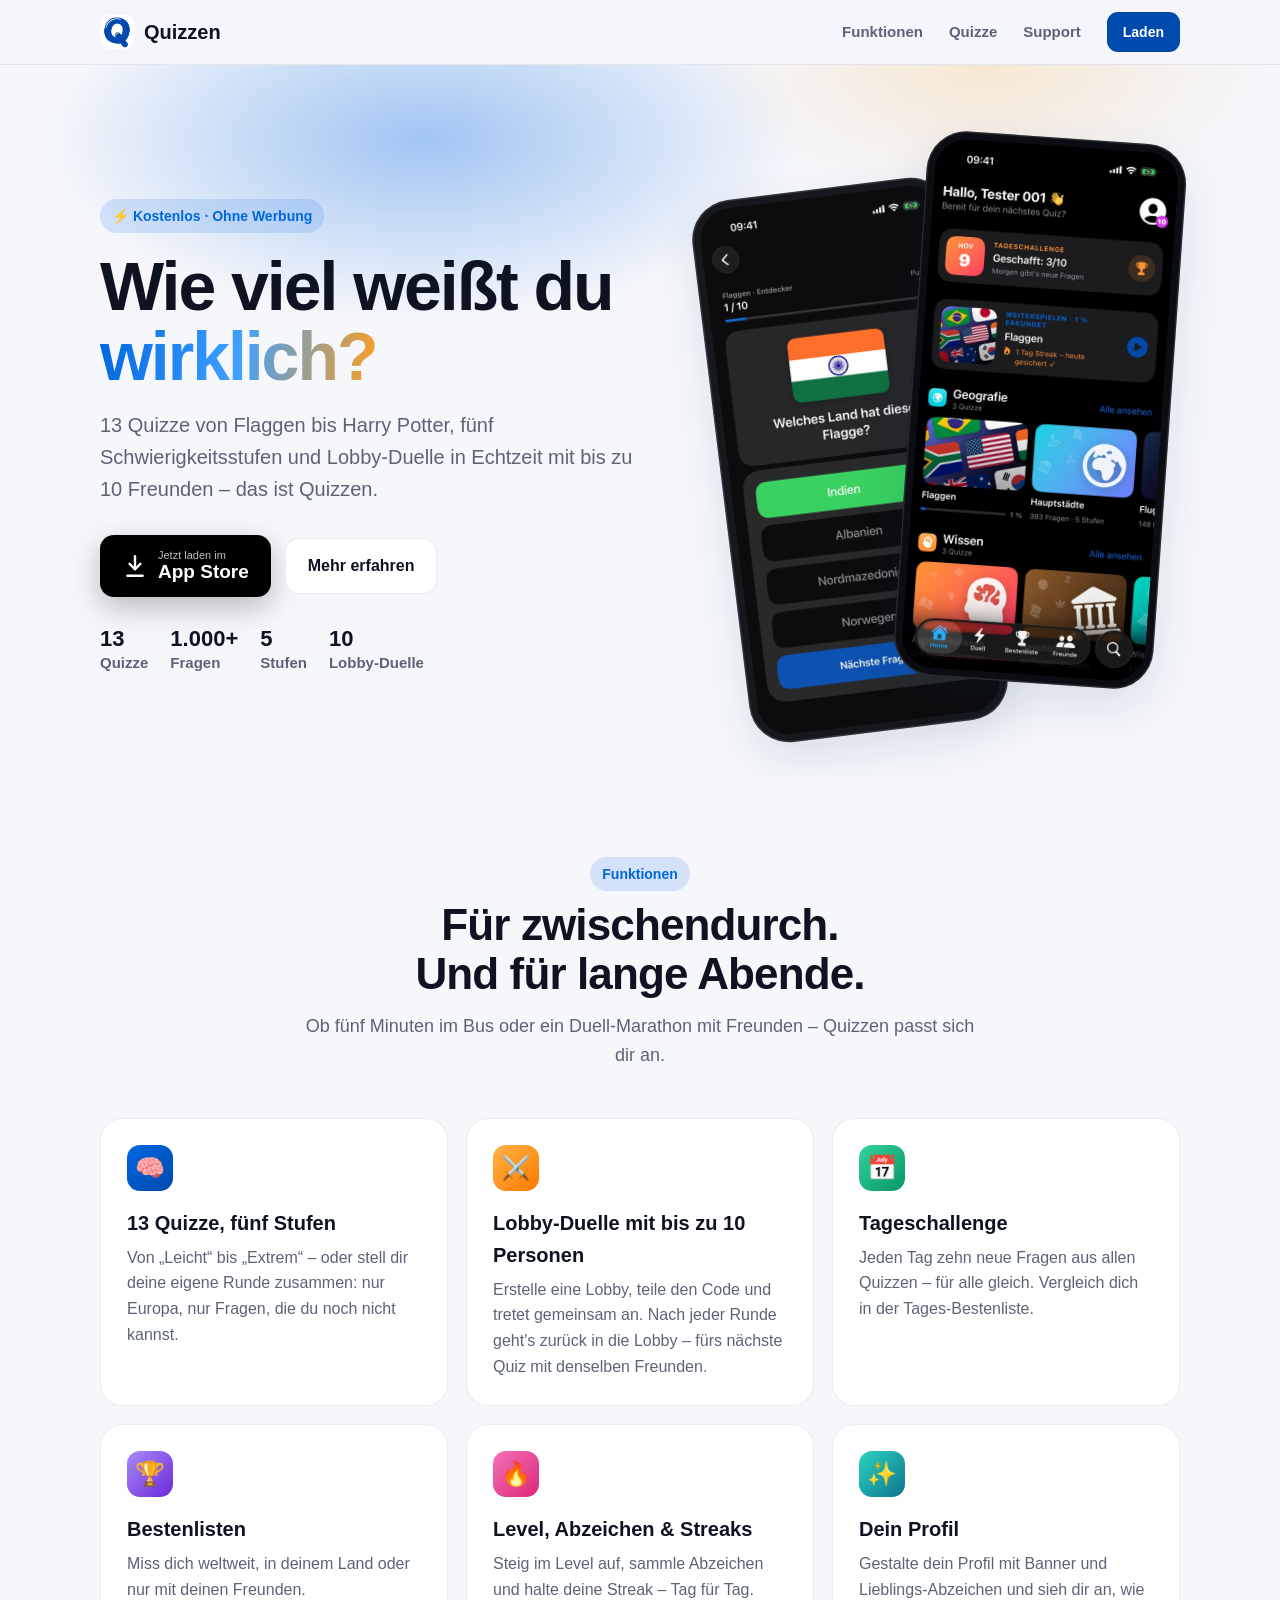
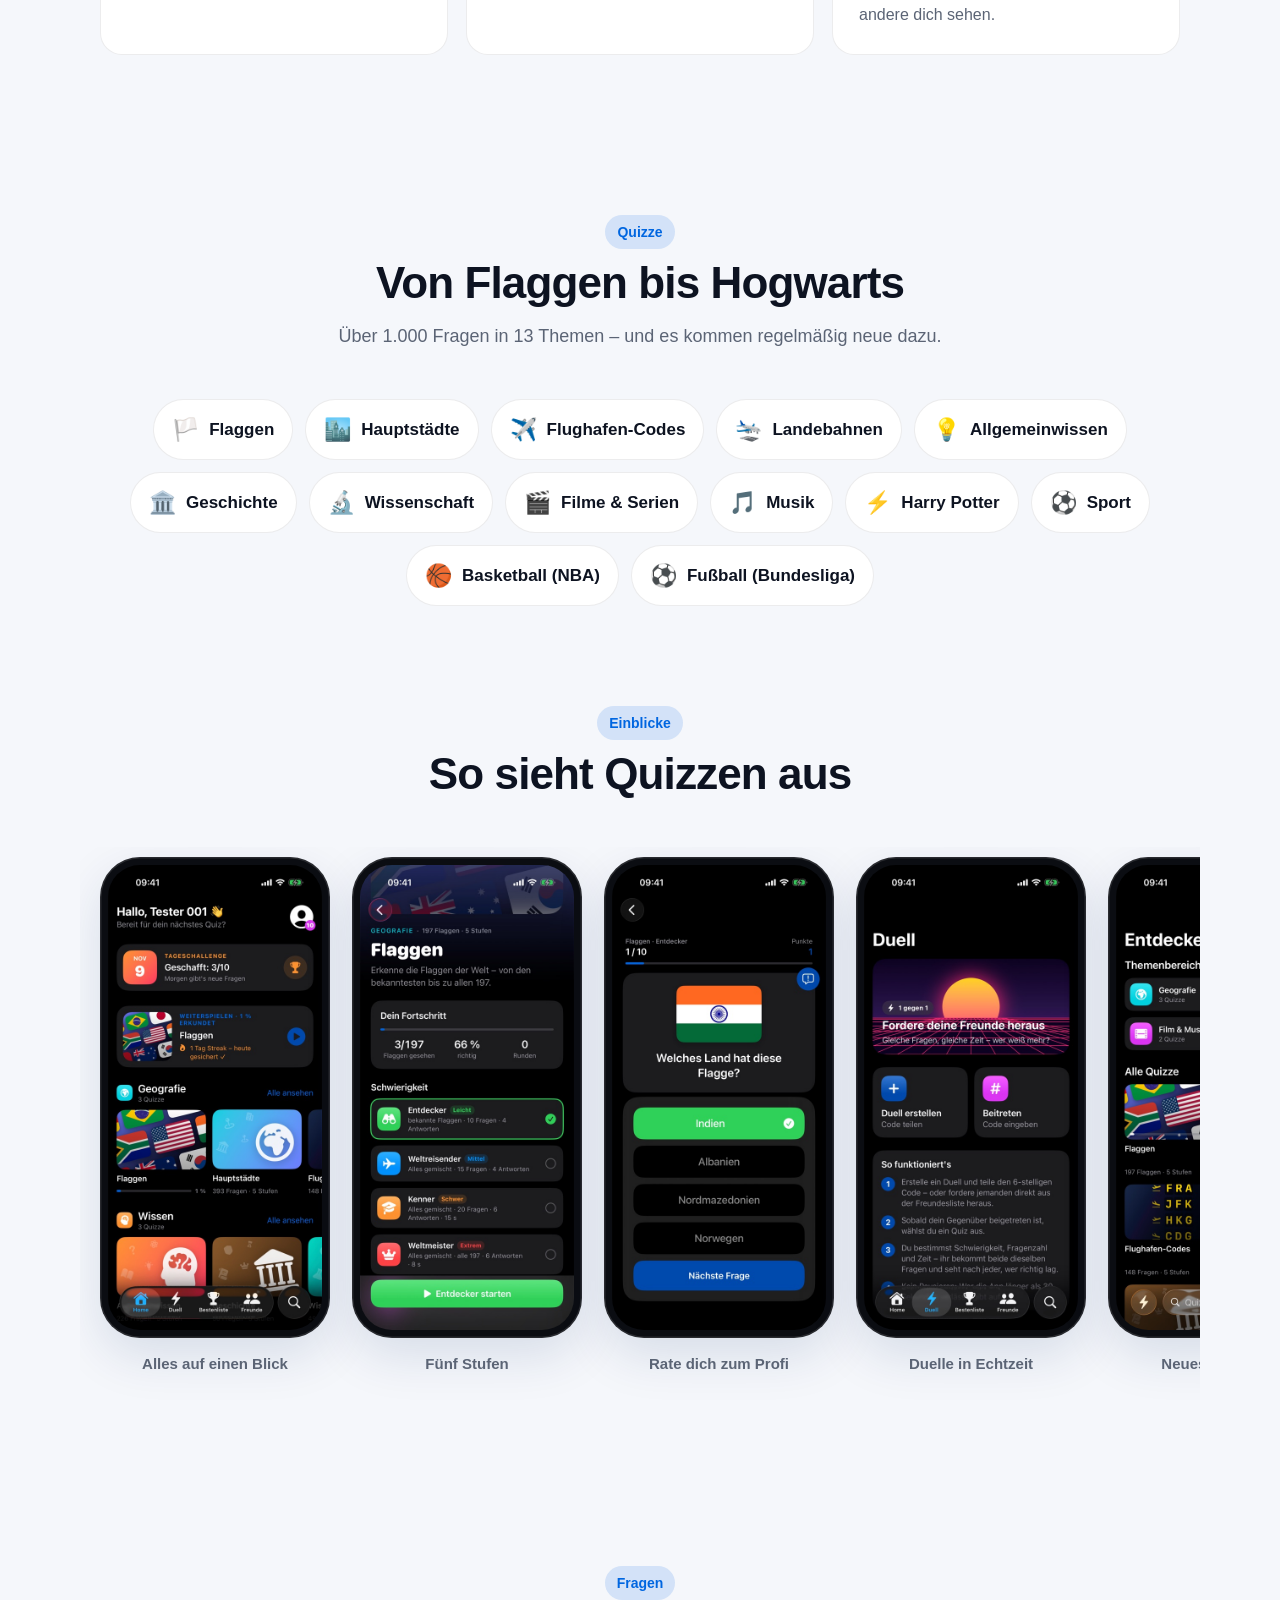
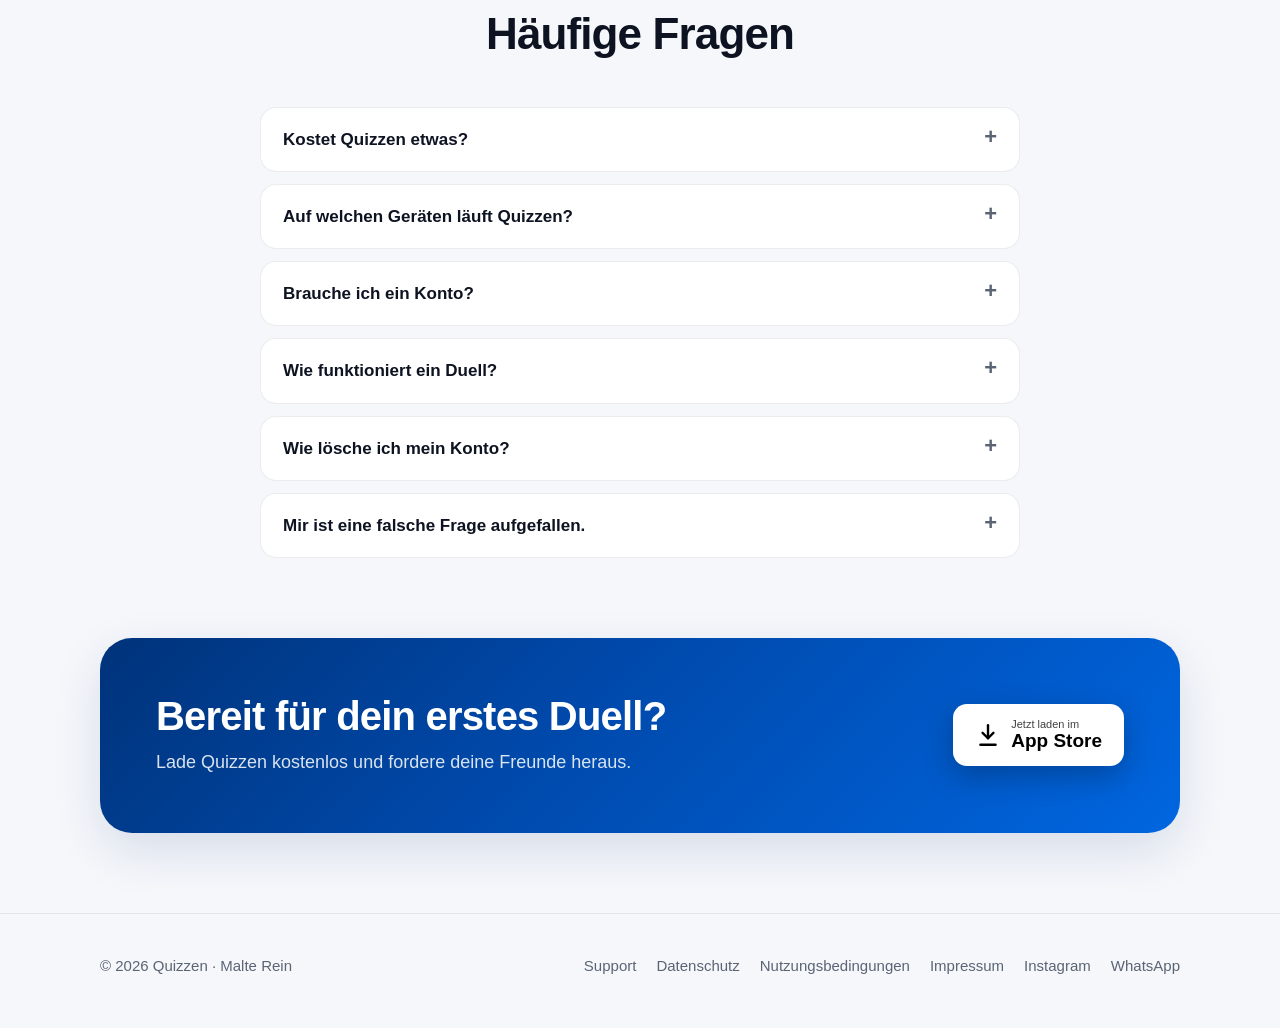
<file: index.html>
<!doctype html>
<html lang="de">
<head>
  <meta charset="utf-8">
  <meta name="viewport" content="width=device-width, initial-scale=1">
  <title>Quizzen – Quiz-Duelle & Wissens-Training für iPhone</title>
  <meta name="description" content="13 Quizze von Flaggen bis Harry Potter, fünf Stufen, Lobby-Duelle mit bis zu 10 Freunden und eine tägliche Challenge. Kostenlos und ohne Werbung im App Store.">
  <meta name="theme-color" content="#004aad">
  <link rel="icon" type="image/png" href="/assets/img/favicon.png">
  <link rel="apple-touch-icon" href="/assets/img/apple-touch-icon.png">
  <meta name="apple-itunes-app" content="app-id=6771577989">
  <meta property="og:type" content="website">
  <meta property="og:title" content="Quizzen – Wie viel weißt du wirklich?">
  <meta property="og:description" content="13 Quizze, fünf Stufen, Lobby-Duelle mit bis zu 10 Freunden. Kostenlos im App Store.">
  <meta property="og:image" content="https://quizzen-app.com/assets/img/og.jpg">
  <meta property="og:url" content="https://quizzen-app.com/">
  <meta name="twitter:card" content="summary_large_image">
  <link rel="stylesheet" href="/assets/style.css">
</head>
<body>

<header class="nav">
  <div class="wrap">
    <a class="logo" href="/"><img src="/assets/img/icon-512.png" alt="">Quizzen</a>
    <nav class="nav-links">
      <a href="#funktionen">Funktionen</a>
      <a href="#quizze">Quizze</a>
      <a href="/support">Support</a>
      <a class="btn" href="https://apps.apple.com/app/id6771577989">Laden</a>
    </nav>
  </div>
</header>

<main>

  <!-- Hero -->
  <section class="hero">
    <div class="wrap">
      <div>
        <span class="eyebrow">⚡ Kostenlos · Ohne Werbung</span>
        <h1>Wie viel weißt du <span class="grad">wirklich?</span></h1>
        <p class="lead">13 Quizze von Flaggen bis Harry Potter, fünf Schwierigkeitsstufen und Lobby-Duelle in Echtzeit mit bis zu 10 Freunden – das ist Quizzen.</p>
        <div class="cta">
          <a class="btn btn-store" href="https://apps.apple.com/app/id6771577989" aria-label="Quizzen im App Store laden">
            <svg viewBox="0 0 24 24" fill="none" stroke="currentColor" stroke-width="2.2" stroke-linecap="round" stroke-linejoin="round" aria-hidden="true"><path d="M12 3v12"/><path d="m7 10 5 5 5-5"/><path d="M5 21h14"/></svg>
            <div><small>Jetzt laden im</small><span>App Store</span></div>
          </a>
          <a class="btn btn-ghost" href="#funktionen">Mehr erfahren</a>
        </div>
        <div class="facts">
          <div><b>13</b>Quizze</div>
          <div><b>1.000+</b>Fragen</div>
          <div><b>5</b>Stufen</div>
          <div><b>10</b>Lobby-Duelle</div>
        </div>
      </div>
      <div class="phones" aria-hidden="true">
        <div class="phone back"><img src="/assets/img/03_frage.jpg" alt="" width="550" height="1196"></div>
        <div class="phone front"><img src="/assets/img/01_home.jpg" alt="" width="550" height="1196"></div>
      </div>
    </div>
  </section>

  <!-- Funktionen -->
  <section id="funktionen">
    <div class="wrap">
      <div class="section-head">
        <span class="eyebrow">Funktionen</span>
        <h2>Für zwischendurch.<br>Und für lange Abende.</h2>
        <p>Ob fünf Minuten im Bus oder ein Duell-Marathon mit Freunden – Quizzen passt sich dir an.</p>
      </div>
      <div class="grid">
        <article class="card">
          <div class="icon i-blue">🧠</div>
          <h3>13 Quizze, fünf Stufen</h3>
          <p>Von „Leicht“ bis „Extrem“ – oder stell dir deine eigene Runde zusammen: nur Europa, nur Fragen, die du noch nicht kannst.</p>
        </article>
        <article class="card">
          <div class="icon i-orange">⚔️</div>
          <h3>Lobby-Duelle mit bis zu 10 Personen</h3>
          <p>Erstelle eine Lobby, teile den Code und tretet gemeinsam an. Nach jeder Runde geht's zurück in die Lobby – fürs nächste Quiz mit denselben Freunden.</p>
        </article>
        <article class="card">
          <div class="icon i-green">📅</div>
          <h3>Tageschallenge</h3>
          <p>Jeden Tag zehn neue Fragen aus allen Quizzen – für alle gleich. Vergleich dich in der Tages-Bestenliste.</p>
        </article>
        <article class="card">
          <div class="icon i-purple">🏆</div>
          <h3>Bestenlisten</h3>
          <p>Miss dich weltweit, in deinem Land oder nur mit deinen Freunden.</p>
        </article>
        <article class="card">
          <div class="icon i-pink">🔥</div>
          <h3>Level, Abzeichen & Streaks</h3>
          <p>Steig im Level auf, sammle Abzeichen und halte deine Streak – Tag für Tag.</p>
        </article>
        <article class="card">
          <div class="icon i-teal">✨</div>
          <h3>Dein Profil</h3>
          <p>Gestalte dein Profil mit Banner und Lieblings-Abzeichen und sieh dir an, wie andere dich sehen.</p>
        </article>
      </div>
    </div>
  </section>

  <!-- Quizze -->
  <section id="quizze">
    <div class="wrap">
      <div class="section-head">
        <span class="eyebrow">Quizze</span>
        <h2>Von Flaggen bis Hogwarts</h2>
        <p>Über 1.000 Fragen in 13 Themen – und es kommen regelmäßig neue dazu.</p>
      </div>
      <div class="quizzes">
        <div class="quiz"><span>🏳️</span>Flaggen</div>
        <div class="quiz"><span>🏙️</span>Hauptstädte</div>
        <div class="quiz"><span>✈️</span>Flughafen-Codes</div>
        <div class="quiz"><span>🛬</span>Landebahnen</div>
        <div class="quiz"><span>💡</span>Allgemeinwissen</div>
        <div class="quiz"><span>🏛️</span>Geschichte</div>
        <div class="quiz"><span>🔬</span>Wissenschaft</div>
        <div class="quiz"><span>🎬</span>Filme & Serien</div>
        <div class="quiz"><span>🎵</span>Musik</div>
        <div class="quiz"><span>⚡</span>Harry Potter</div>
        <div class="quiz"><span>⚽</span>Sport</div>
        <div class="quiz"><span>🏀</span>Basketball (NBA)</div>
        <div class="quiz"><span>⚽</span>Fußball (Bundesliga)</div>
      </div>
    </div>
  </section>

  <!-- Screenshots -->
  <section id="einblicke" style="padding-top: 20px;">
    <div class="section-head wrap">
      <span class="eyebrow">Einblicke</span>
      <h2>So sieht Quizzen aus</h2>
    </div>
    <div class="shots">
      <figure><div class="phone"><img src="/assets/img/01_home.jpg" alt="Startseite mit Tageschallenge und Quizzen" loading="lazy" width="550" height="1196"></div><figcaption>Alles auf einen Blick</figcaption></figure>
      <figure><div class="phone"><img src="/assets/img/02_stufen.jpg" alt="Auswahl der Schwierigkeitsstufe" loading="lazy" width="550" height="1196"></div><figcaption>Fünf Stufen</figcaption></figure>
      <figure><div class="phone"><img src="/assets/img/03_frage.jpg" alt="Eine Quizfrage" loading="lazy" width="550" height="1196"></div><figcaption>Rate dich zum Profi</figcaption></figure>
      <figure><div class="phone"><img src="/assets/img/04_duell.jpg" alt="Lobby-Duell gegen Freunde" loading="lazy" width="550" height="1196"></div><figcaption>Duelle in Echtzeit</figcaption></figure>
      <figure><div class="phone"><img src="/assets/img/05_entdecken.jpg" alt="Quizze entdecken" loading="lazy" width="550" height="1196"></div><figcaption>Neues entdecken</figcaption></figure>
    </div>
  </section>

  <!-- FAQ -->
  <section id="faq">
    <div class="wrap">
      <div class="section-head">
        <span class="eyebrow">Fragen</span>
        <h2>Häufige Fragen</h2>
      </div>
      <div class="faq">
        <details>
          <summary>Kostet Quizzen etwas?</summary>
          <p>Nein. Quizzen ist kostenlos und zeigt keine Werbung.</p>
        </details>
        <details>
          <summary>Auf welchen Geräten läuft Quizzen?</summary>
          <p>Auf iPhone und iPad. Lade die App einfach im App Store.</p>
        </details>
        <details>
          <summary>Brauche ich ein Konto?</summary>
          <p>Ja – damit dein Fortschritt gespeichert wird, du in den Bestenlisten auftauchst und Freunde zum Duell herausfordern kannst.</p>
        </details>
        <details>
          <summary>Wie funktioniert ein Duell?</summary>
          <p>Öffne den Tab „Duell“ und erstelle eine Lobby mit bis zu 10 Personen. Lade Freunde direkt ein oder teile den Beitrittscode. Nach jeder Runde geht's zurück in die Lobby – ihr könnt direkt die nächste Runde mit einem anderen Quiz starten.</p>
        </details>
        <details>
          <summary>Wie lösche ich mein Konto?</summary>
          <p>In der App unter Einstellungen → Account → Konto löschen. Dein Konto und die damit verknüpften Daten werden dann entfernt.</p>
        </details>
        <details>
          <summary>Mir ist eine falsche Frage aufgefallen.</summary>
          <p>Danke! Tippe während des Quiz auf „Frage melden“ – oder schreib uns über die <a href="/support">Support-Seite</a>.</p>
        </details>
      </div>
    </div>
  </section>

  <!-- Abschluss -->
  <section style="padding-top: 0;">
    <div class="wrap">
      <div class="band">
        <div>
          <h2>Bereit für dein erstes Duell?</h2>
          <p>Lade Quizzen kostenlos und fordere deine Freunde heraus.</p>
        </div>
        <a class="btn btn-store" href="https://apps.apple.com/app/id6771577989" aria-label="Quizzen im App Store laden">
          <svg viewBox="0 0 24 24" fill="none" stroke="currentColor" stroke-width="2.2" stroke-linecap="round" stroke-linejoin="round" aria-hidden="true"><path d="M12 3v12"/><path d="m7 10 5 5 5-5"/><path d="M5 21h14"/></svg>
          <div><small>Jetzt laden im</small><span>App Store</span></div>
        </a>
      </div>
    </div>
  </section>

</main>

<footer>
  <div class="wrap">
    <div>© 2026 Quizzen · Malte Rein</div>
    <nav>
      <a href="/support">Support</a>
      <a href="/datenschutz">Datenschutz</a>
      <a href="/nutzungsbedingungen">Nutzungsbedingungen</a>
      <a href="/impressum">Impressum</a>
      <a href="https://www.instagram.com/quizzen.app">Instagram</a>
      <a href="https://whatsapp.com/channel/0029Vb88Rot6RGJ8TvJKz90L">WhatsApp</a>
    </nav>
  </div>
</footer>

</body>
</html>
</file>
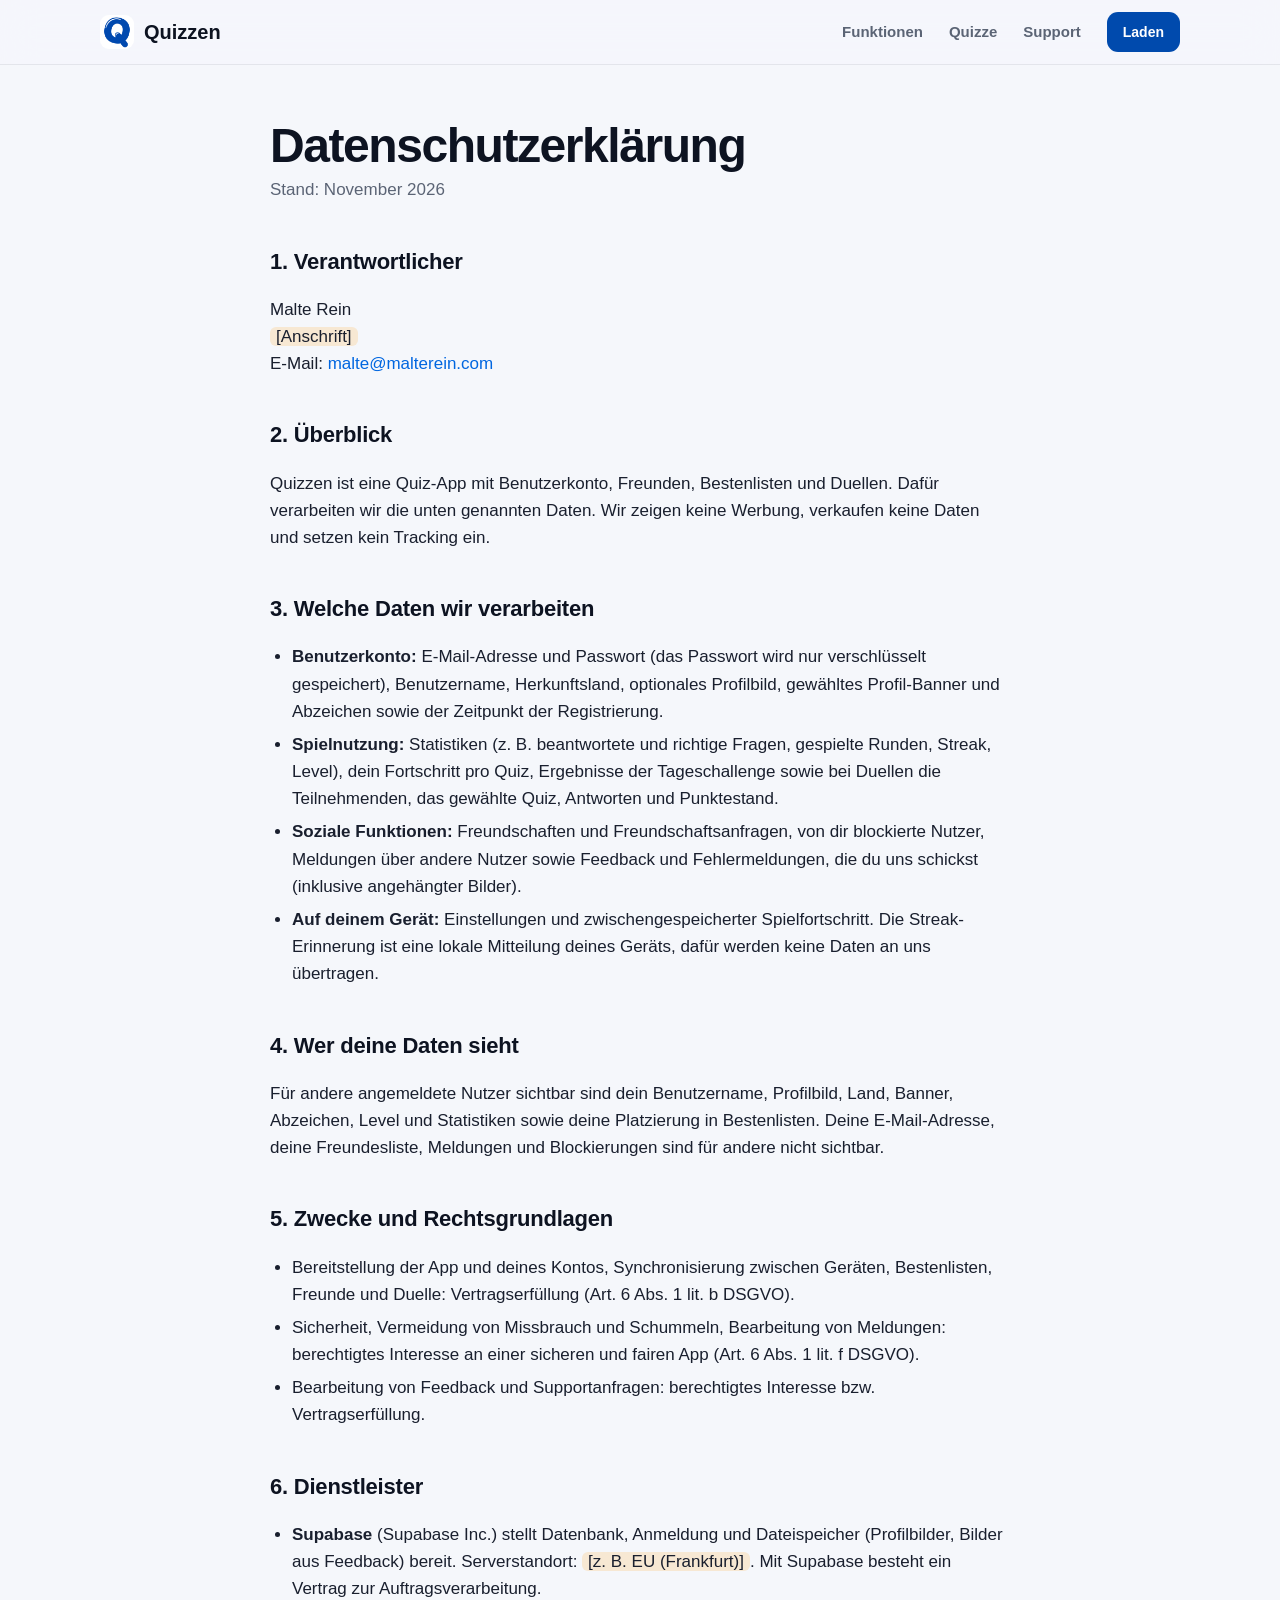
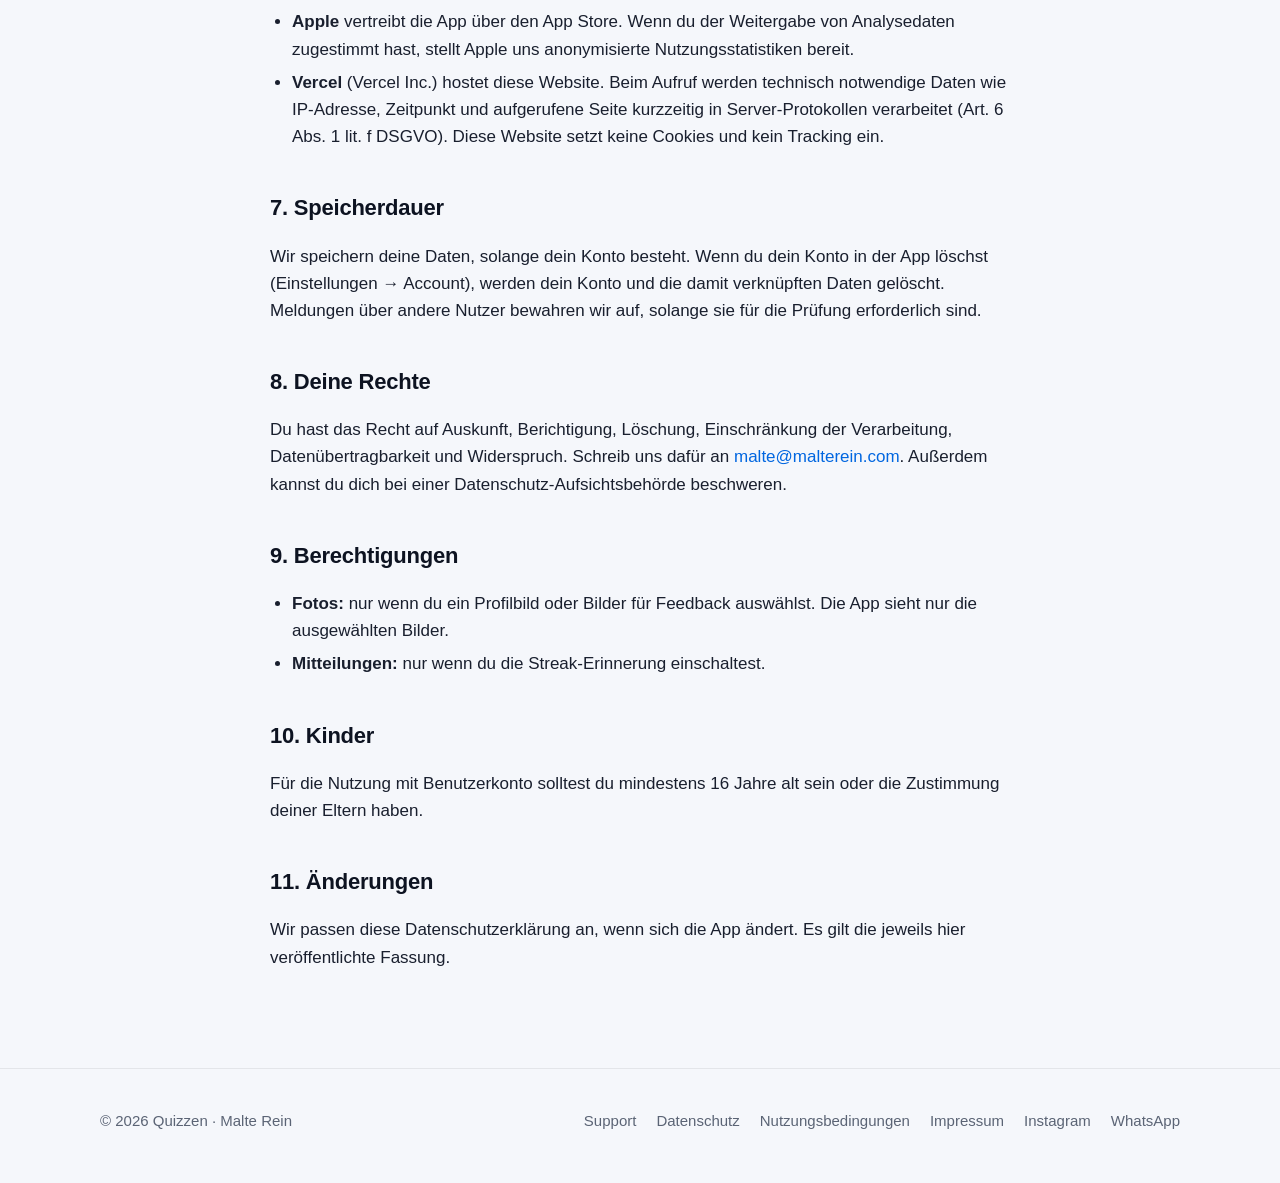
<file: datenschutz.html>
<!doctype html>
<html lang="de">
<head>
  <meta charset="utf-8">
  <meta name="viewport" content="width=device-width, initial-scale=1">
  <title>Datenschutzerklärung – Quizzen</title>
  <meta name="description" content="Wie Quizzen mit deinen Daten umgeht.">
  <meta name="theme-color" content="#004aad">
  <link rel="icon" type="image/png" href="/assets/img/favicon.png">
  <link rel="apple-touch-icon" href="/assets/img/apple-touch-icon.png">
  <link rel="stylesheet" href="/assets/style.css">
</head>
<body>

<header class="nav">
  <div class="wrap">
    <a class="logo" href="/"><img src="/assets/img/icon-512.png" alt="">Quizzen</a>
    <nav class="nav-links">
      <a href="/#funktionen">Funktionen</a>
      <a href="/#quizze">Quizze</a>
      <a href="/support">Support</a>
      <a class="btn" href="https://apps.apple.com/app/id6771577989">Laden</a>
    </nav>
  </div>
</header>

<main class="doc">
  <div class="wrap">

    <h1>Datenschutzerklärung</h1>
    <p class="stand">Stand: November 2026</p>

    <h2>1. Verantwortlicher</h2>
    <p>Malte Rein<br><span class="todo">[Anschrift]</span><br>E-Mail: <a href="mailto:malte@malterein.com">malte@malterein.com</a></p>

    <h2>2. Überblick</h2>
    <p>Quizzen ist eine Quiz-App mit Benutzerkonto, Freunden, Bestenlisten und Duellen. Dafür verarbeiten wir die unten genannten Daten. Wir zeigen keine Werbung, verkaufen keine Daten und setzen kein Tracking ein.</p>

    <h2>3. Welche Daten wir verarbeiten</h2>
    <ul>
      <li><strong>Benutzerkonto:</strong> E-Mail-Adresse und Passwort (das Passwort wird nur verschlüsselt gespeichert), Benutzername, Herkunftsland, optionales Profilbild, gewähltes Profil-Banner und Abzeichen sowie der Zeitpunkt der Registrierung.</li>
      <li><strong>Spielnutzung:</strong> Statistiken (z. B. beantwortete und richtige Fragen, gespielte Runden, Streak, Level), dein Fortschritt pro Quiz, Ergebnisse der Tageschallenge sowie bei Duellen die Teilnehmenden, das gewählte Quiz, Antworten und Punktestand.</li>
      <li><strong>Soziale Funktionen:</strong> Freundschaften und Freundschaftsanfragen, von dir blockierte Nutzer, Meldungen über andere Nutzer sowie Feedback und Fehlermeldungen, die du uns schickst (inklusive angehängter Bilder).</li>
      <li><strong>Auf deinem Gerät:</strong> Einstellungen und zwischengespeicherter Spielfortschritt. Die Streak-Erinnerung ist eine lokale Mitteilung deines Geräts, dafür werden keine Daten an uns übertragen.</li>
    </ul>

    <h2>4. Wer deine Daten sieht</h2>
    <p>Für andere angemeldete Nutzer sichtbar sind dein Benutzername, Profilbild, Land, Banner, Abzeichen, Level und Statistiken sowie deine Platzierung in Bestenlisten. Deine E-Mail-Adresse, deine Freundesliste, Meldungen und Blockierungen sind für andere nicht sichtbar.</p>

    <h2>5. Zwecke und Rechtsgrundlagen</h2>
    <ul>
      <li>Bereitstellung der App und deines Kontos, Synchronisierung zwischen Geräten, Bestenlisten, Freunde und Duelle: Vertragserfüllung (Art. 6 Abs. 1 lit. b DSGVO).</li>
      <li>Sicherheit, Vermeidung von Missbrauch und Schummeln, Bearbeitung von Meldungen: berechtigtes Interesse an einer sicheren und fairen App (Art. 6 Abs. 1 lit. f DSGVO).</li>
      <li>Bearbeitung von Feedback und Supportanfragen: berechtigtes Interesse bzw. Vertragserfüllung.</li>
    </ul>

    <h2>6. Dienstleister</h2>
    <ul>
      <li><strong>Supabase</strong> (Supabase Inc.) stellt Datenbank, Anmeldung und Dateispeicher (Profilbilder, Bilder aus Feedback) bereit. Serverstandort: <span class="todo">[z. B. EU (Frankfurt)]</span>. Mit Supabase besteht ein Vertrag zur Auftragsverarbeitung.</li>
      <li><strong>Apple</strong> vertreibt die App über den App Store. Wenn du der Weitergabe von Analysedaten zugestimmt hast, stellt Apple uns anonymisierte Nutzungsstatistiken bereit.</li>
      <li><strong>Vercel</strong> (Vercel Inc.) hostet diese Website. Beim Aufruf werden technisch notwendige Daten wie IP-Adresse, Zeitpunkt und aufgerufene Seite kurzzeitig in Server-Protokollen verarbeitet (Art. 6 Abs. 1 lit. f DSGVO). Diese Website setzt keine Cookies und kein Tracking ein.</li>
    </ul>

    <h2>7. Speicherdauer</h2>
    <p>Wir speichern deine Daten, solange dein Konto besteht. Wenn du dein Konto in der App löschst (Einstellungen → Account), werden dein Konto und die damit verknüpften Daten gelöscht. Meldungen über andere Nutzer bewahren wir auf, solange sie für die Prüfung erforderlich sind.</p>

    <h2>8. Deine Rechte</h2>
    <p>Du hast das Recht auf Auskunft, Berichtigung, Löschung, Einschränkung der Verarbeitung, Datenübertragbarkeit und Widerspruch. Schreib uns dafür an <a href="mailto:malte@malterein.com">malte@malterein.com</a>. Außerdem kannst du dich bei einer Datenschutz-Aufsichtsbehörde beschweren.</p>

    <h2>9. Berechtigungen</h2>
    <ul>
      <li><strong>Fotos:</strong> nur wenn du ein Profilbild oder Bilder für Feedback auswählst. Die App sieht nur die ausgewählten Bilder.</li>
      <li><strong>Mitteilungen:</strong> nur wenn du die Streak-Erinnerung einschaltest.</li>
    </ul>

    <h2>10. Kinder</h2>
    <p>Für die Nutzung mit Benutzerkonto solltest du mindestens 16 Jahre alt sein oder die Zustimmung deiner Eltern haben.</p>

    <h2>11. Änderungen</h2>
    <p>Wir passen diese Datenschutzerklärung an, wenn sich die App ändert. Es gilt die jeweils hier veröffentlichte Fassung.</p>
  </div>
</main>

<footer>
  <div class="wrap">
    <div>© 2026 Quizzen · Malte Rein</div>
    <nav>
      <a href="/support">Support</a>
      <a href="/datenschutz">Datenschutz</a>
      <a href="/nutzungsbedingungen">Nutzungsbedingungen</a>
      <a href="/impressum">Impressum</a>
      <a href="https://www.instagram.com/quizzen.app">Instagram</a>
      <a href="https://whatsapp.com/channel/0029Vb88Rot6RGJ8TvJKz90L">WhatsApp</a>
    </nav>
  </div>
</footer>

</body>
</html>
</file>
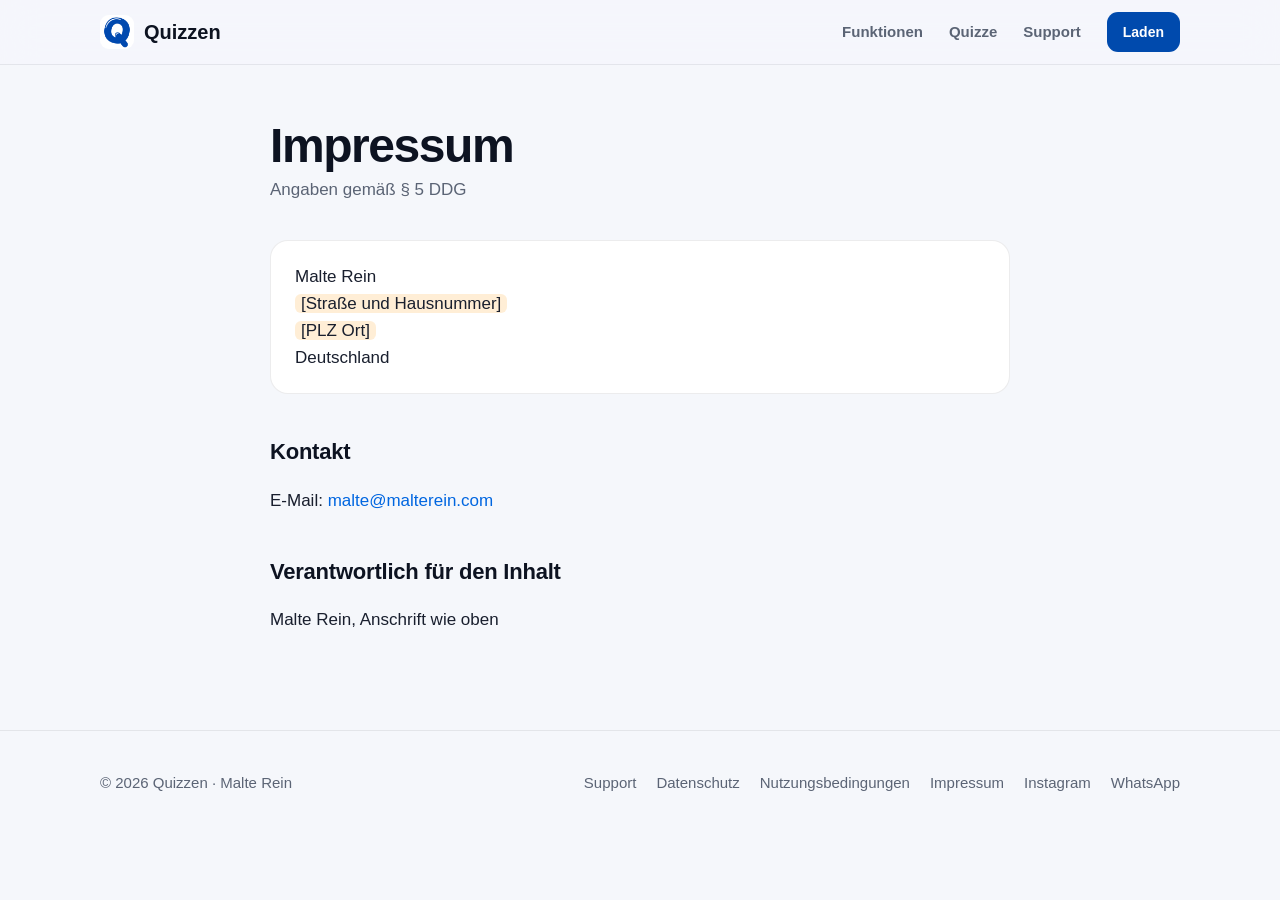
<file: impressum.html>
<!doctype html>
<html lang="de">
<head>
  <meta charset="utf-8">
  <meta name="viewport" content="width=device-width, initial-scale=1">
  <title>Impressum – Quizzen</title>
  <meta name="description" content="Impressum von Quizzen.">
  <meta name="theme-color" content="#004aad">
  <link rel="icon" type="image/png" href="/assets/img/favicon.png">
  <link rel="apple-touch-icon" href="/assets/img/apple-touch-icon.png">
  <link rel="stylesheet" href="/assets/style.css">
</head>
<body>

<header class="nav">
  <div class="wrap">
    <a class="logo" href="/"><img src="/assets/img/icon-512.png" alt="">Quizzen</a>
    <nav class="nav-links">
      <a href="/#funktionen">Funktionen</a>
      <a href="/#quizze">Quizze</a>
      <a href="/support">Support</a>
      <a class="btn" href="https://apps.apple.com/app/id6771577989">Laden</a>
    </nav>
  </div>
</header>

<main class="doc">
  <div class="wrap">

    <h1>Impressum</h1>
    <p class="stand">Angaben gemäß § 5 DDG</p>

    <div class="box">
      <p style="margin:0">Malte Rein<br>
      <span class="todo">[Straße und Hausnummer]</span><br>
      <span class="todo">[PLZ Ort]</span><br>
      Deutschland</p>
    </div>

    <h2>Kontakt</h2>
    <p>E-Mail: <a href="mailto:malte@malterein.com">malte@malterein.com</a></p>

    <h2>Verantwortlich für den Inhalt</h2>
    <p>Malte Rein, Anschrift wie oben</p>
  </div>
</main>

<footer>
  <div class="wrap">
    <div>© 2026 Quizzen · Malte Rein</div>
    <nav>
      <a href="/support">Support</a>
      <a href="/datenschutz">Datenschutz</a>
      <a href="/nutzungsbedingungen">Nutzungsbedingungen</a>
      <a href="/impressum">Impressum</a>
      <a href="https://www.instagram.com/quizzen.app">Instagram</a>
      <a href="https://whatsapp.com/channel/0029Vb88Rot6RGJ8TvJKz90L">WhatsApp</a>
    </nav>
  </div>
</footer>

</body>
</html>
</file>
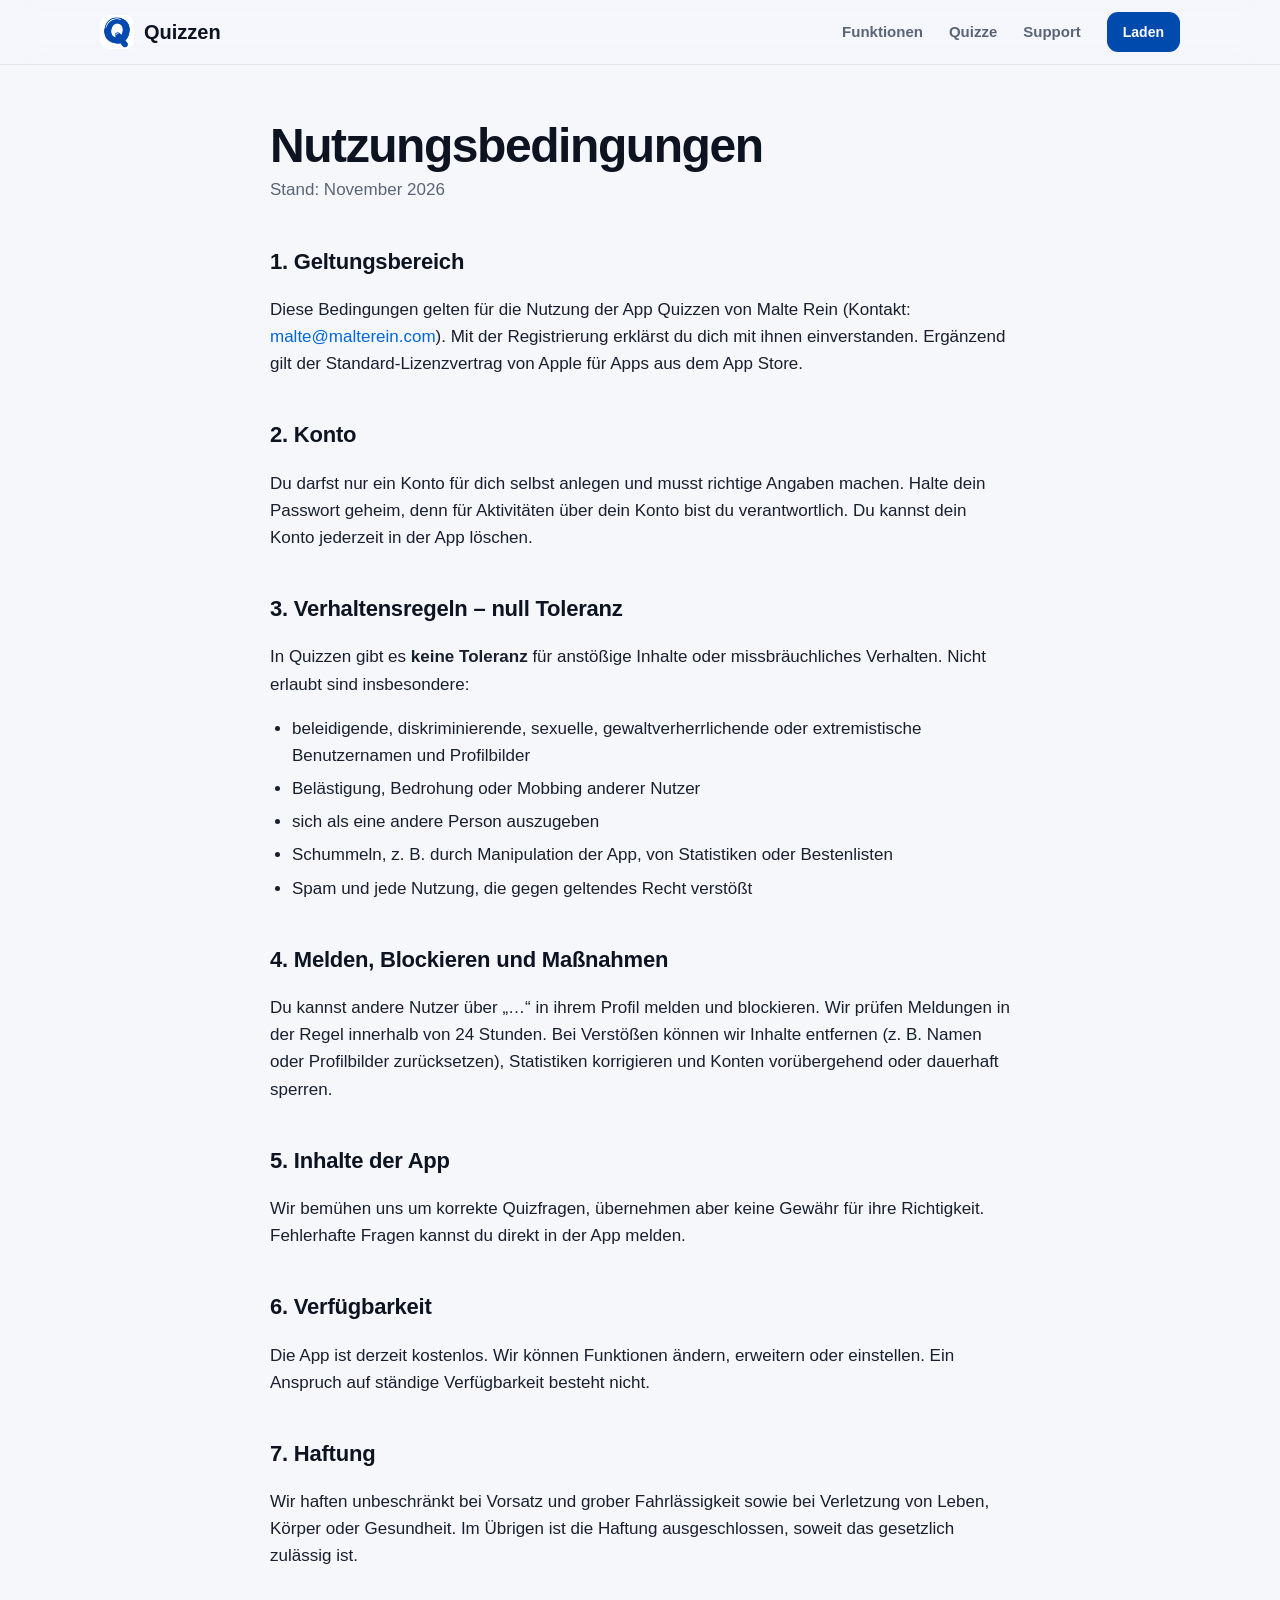
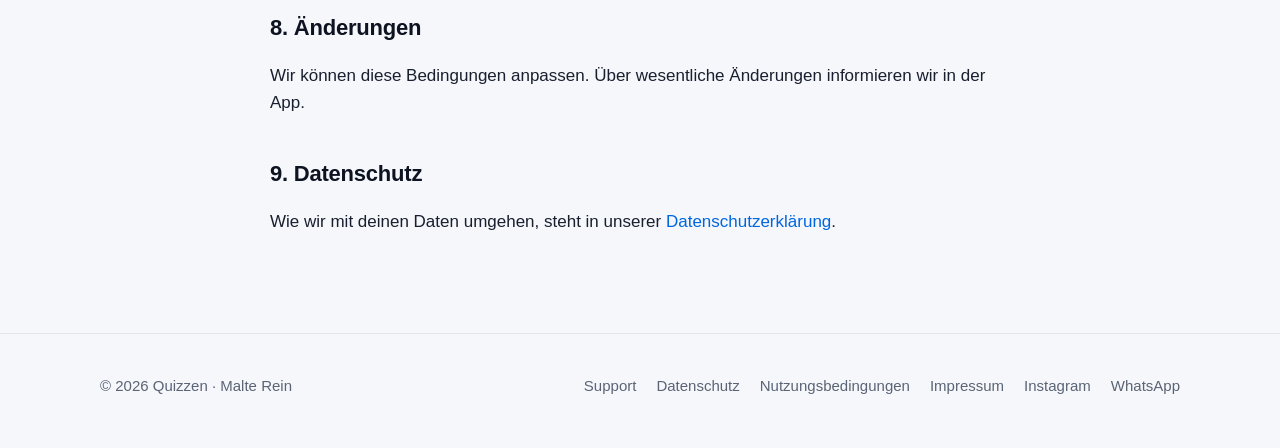
<file: nutzungsbedingungen.html>
<!doctype html>
<html lang="de">
<head>
  <meta charset="utf-8">
  <meta name="viewport" content="width=device-width, initial-scale=1">
  <title>Nutzungsbedingungen – Quizzen</title>
  <meta name="description" content="Die Nutzungsbedingungen der App Quizzen.">
  <meta name="theme-color" content="#004aad">
  <link rel="icon" type="image/png" href="/assets/img/favicon.png">
  <link rel="apple-touch-icon" href="/assets/img/apple-touch-icon.png">
  <link rel="stylesheet" href="/assets/style.css">
</head>
<body>

<header class="nav">
  <div class="wrap">
    <a class="logo" href="/"><img src="/assets/img/icon-512.png" alt="">Quizzen</a>
    <nav class="nav-links">
      <a href="/#funktionen">Funktionen</a>
      <a href="/#quizze">Quizze</a>
      <a href="/support">Support</a>
      <a class="btn" href="https://apps.apple.com/app/id6771577989">Laden</a>
    </nav>
  </div>
</header>

<main class="doc">
  <div class="wrap">

    <h1>Nutzungsbedingungen</h1>
    <p class="stand">Stand: November 2026</p>

    <h2>1. Geltungsbereich</h2>
    <p>Diese Bedingungen gelten für die Nutzung der App Quizzen von Malte Rein (Kontakt: <a href="mailto:malte@malterein.com">malte@malterein.com</a>). Mit der Registrierung erklärst du dich mit ihnen einverstanden. Ergänzend gilt der Standard-Lizenzvertrag von Apple für Apps aus dem App Store.</p>

    <h2>2. Konto</h2>
    <p>Du darfst nur ein Konto für dich selbst anlegen und musst richtige Angaben machen. Halte dein Passwort geheim, denn für Aktivitäten über dein Konto bist du verantwortlich. Du kannst dein Konto jederzeit in der App löschen.</p>

    <h2>3. Verhaltensregeln – null Toleranz</h2>
    <p>In Quizzen gibt es <strong>keine Toleranz</strong> für anstößige Inhalte oder missbräuchliches Verhalten. Nicht erlaubt sind insbesondere:</p>
    <ul>
      <li>beleidigende, diskriminierende, sexuelle, gewaltverherrlichende oder extremistische Benutzernamen und Profilbilder</li>
      <li>Belästigung, Bedrohung oder Mobbing anderer Nutzer</li>
      <li>sich als eine andere Person auszugeben</li>
      <li>Schummeln, z. B. durch Manipulation der App, von Statistiken oder Bestenlisten</li>
      <li>Spam und jede Nutzung, die gegen geltendes Recht verstößt</li>
    </ul>

    <h2>4. Melden, Blockieren und Maßnahmen</h2>
    <p>Du kannst andere Nutzer über „…“ in ihrem Profil melden und blockieren. Wir prüfen Meldungen in der Regel innerhalb von 24 Stunden. Bei Verstößen können wir Inhalte entfernen (z. B. Namen oder Profilbilder zurücksetzen), Statistiken korrigieren und Konten vorübergehend oder dauerhaft sperren.</p>

    <h2>5. Inhalte der App</h2>
    <p>Wir bemühen uns um korrekte Quizfragen, übernehmen aber keine Gewähr für ihre Richtigkeit. Fehlerhafte Fragen kannst du direkt in der App melden.</p>

    <h2>6. Verfügbarkeit</h2>
    <p>Die App ist derzeit kostenlos. Wir können Funktionen ändern, erweitern oder einstellen. Ein Anspruch auf ständige Verfügbarkeit besteht nicht.</p>

    <h2>7. Haftung</h2>
    <p>Wir haften unbeschränkt bei Vorsatz und grober Fahrlässigkeit sowie bei Verletzung von Leben, Körper oder Gesundheit. Im Übrigen ist die Haftung ausgeschlossen, soweit das gesetzlich zulässig ist.</p>

    <h2>8. Änderungen</h2>
    <p>Wir können diese Bedingungen anpassen. Über wesentliche Änderungen informieren wir in der App.</p>

    <h2>9. Datenschutz</h2>
    <p>Wie wir mit deinen Daten umgehen, steht in unserer <a href="/datenschutz">Datenschutzerklärung</a>.</p>
  </div>
</main>

<footer>
  <div class="wrap">
    <div>© 2026 Quizzen · Malte Rein</div>
    <nav>
      <a href="/support">Support</a>
      <a href="/datenschutz">Datenschutz</a>
      <a href="/nutzungsbedingungen">Nutzungsbedingungen</a>
      <a href="/impressum">Impressum</a>
      <a href="https://www.instagram.com/quizzen.app">Instagram</a>
      <a href="https://whatsapp.com/channel/0029Vb88Rot6RGJ8TvJKz90L">WhatsApp</a>
    </nav>
  </div>
</footer>

</body>
</html>
</file>
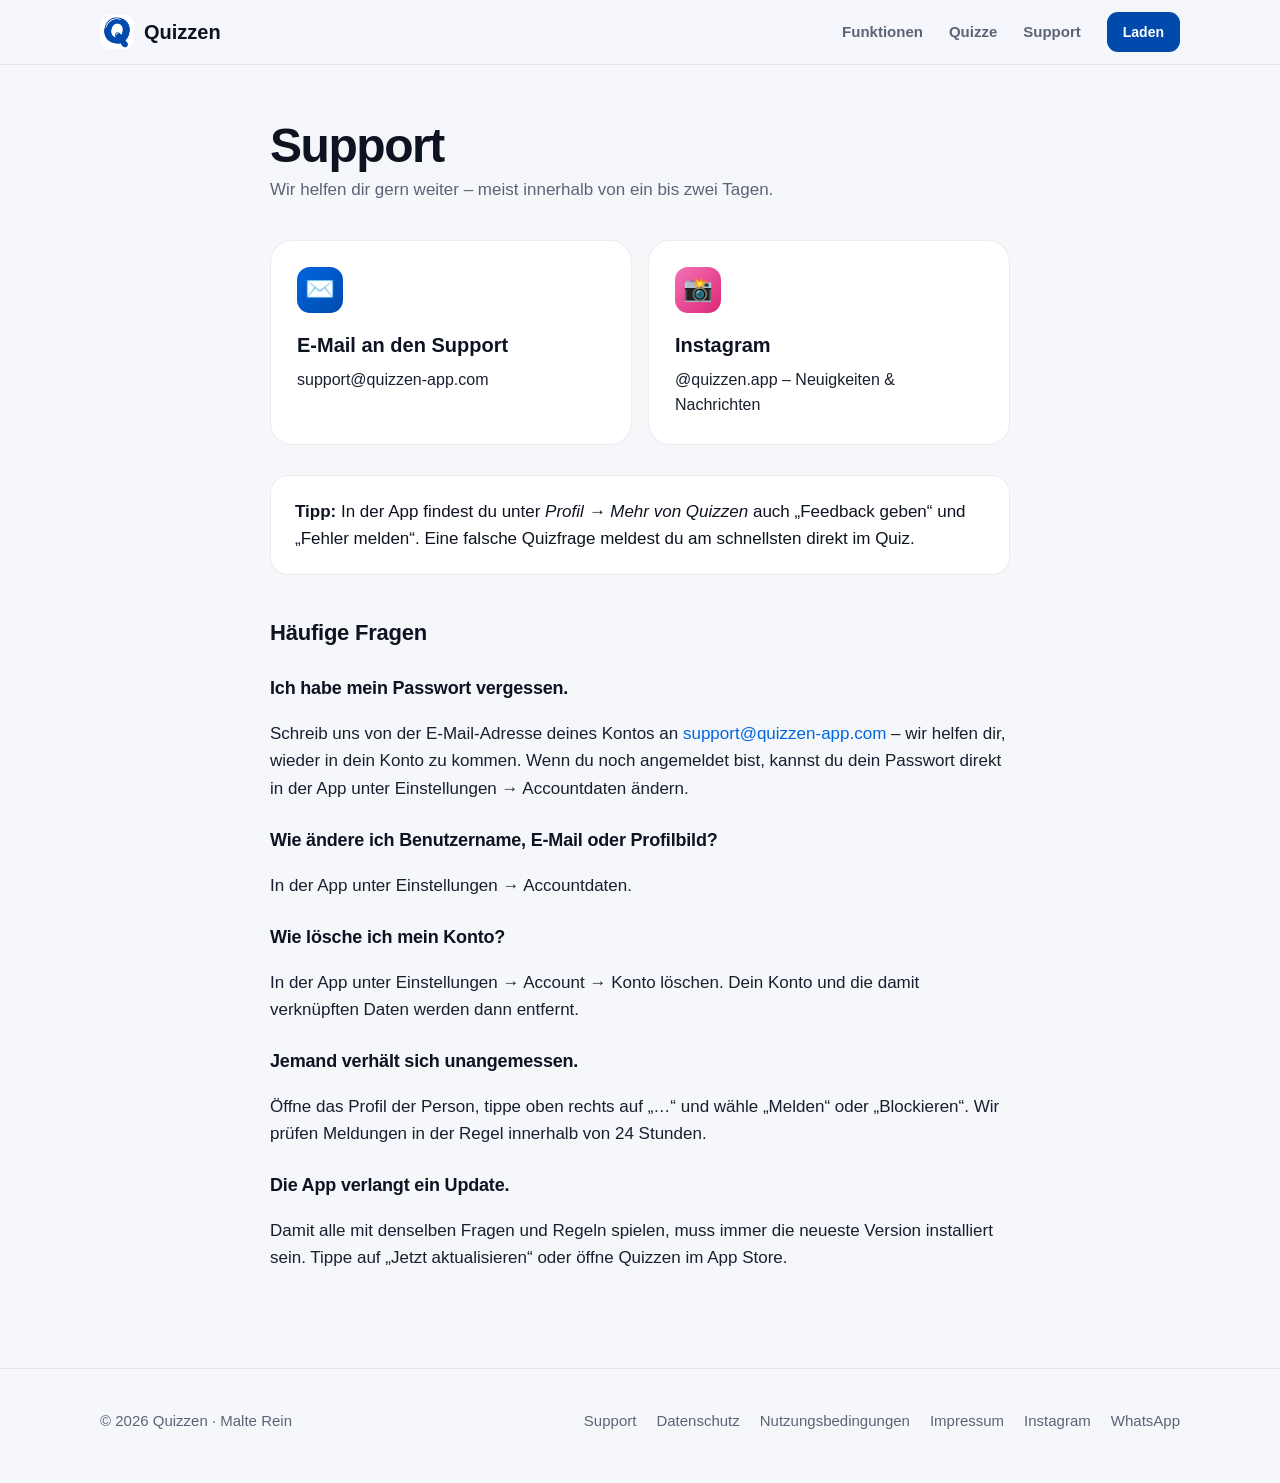
<file: support.html>
<!doctype html>
<html lang="de">
<head>
  <meta charset="utf-8">
  <meta name="viewport" content="width=device-width, initial-scale=1">
  <title>Support – Quizzen</title>
  <meta name="description" content="Hilfe und Kontakt zu Quizzen.">
  <meta name="theme-color" content="#004aad">
  <link rel="icon" type="image/png" href="/assets/img/favicon.png">
  <link rel="apple-touch-icon" href="/assets/img/apple-touch-icon.png">
  <link rel="stylesheet" href="/assets/style.css">
</head>
<body>

<header class="nav">
  <div class="wrap">
    <a class="logo" href="/"><img src="/assets/img/icon-512.png" alt="">Quizzen</a>
    <nav class="nav-links">
      <a href="/#funktionen">Funktionen</a>
      <a href="/#quizze">Quizze</a>
      <a href="/support">Support</a>
      <a class="btn" href="https://apps.apple.com/app/id6771577989">Laden</a>
    </nav>
  </div>
</header>

<main class="doc">
  <div class="wrap">

    <h1>Support</h1>
    <p class="stand">Wir helfen dir gern weiter – meist innerhalb von ein bis zwei Tagen.</p>

    <div class="contact-grid">
      <a class="card" href="mailto:support@quizzen-app.com?subject=Quizzen%20%E2%80%93%20Support">
        <div class="icon i-blue">✉️</div>
        <h3>E-Mail an den Support</h3>
        <p>support@quizzen-app.com</p>
      </a>
      <a class="card" href="https://www.instagram.com/quizzen.app">
        <div class="icon i-pink">📸</div>
        <h3>Instagram</h3>
        <p>@quizzen.app – Neuigkeiten & Nachrichten</p>
      </a>
    </div>

    <div class="box">
      <strong>Tipp:</strong> In der App findest du unter <em>Profil → Mehr von Quizzen</em> auch „Feedback geben“ und „Fehler melden“. Eine falsche Quizfrage meldest du am schnellsten direkt im Quiz.
    </div>

    <h2>Häufige Fragen</h2>

    <h2 style="font-size:18px;margin-top:24px">Ich habe mein Passwort vergessen.</h2>
    <p>Schreib uns von der E-Mail-Adresse deines Kontos an <a href="mailto:support@quizzen-app.com">support@quizzen-app.com</a> – wir helfen dir, wieder in dein Konto zu kommen. Wenn du noch angemeldet bist, kannst du dein Passwort direkt in der App unter Einstellungen → Accountdaten ändern.</p>

    <h2 style="font-size:18px;margin-top:24px">Wie ändere ich Benutzername, E-Mail oder Profilbild?</h2>
    <p>In der App unter Einstellungen → Accountdaten.</p>

    <h2 style="font-size:18px;margin-top:24px">Wie lösche ich mein Konto?</h2>
    <p>In der App unter Einstellungen → Account → Konto löschen. Dein Konto und die damit verknüpften Daten werden dann entfernt.</p>

    <h2 style="font-size:18px;margin-top:24px">Jemand verhält sich unangemessen.</h2>
    <p>Öffne das Profil der Person, tippe oben rechts auf „…“ und wähle „Melden“ oder „Blockieren“. Wir prüfen Meldungen in der Regel innerhalb von 24 Stunden.</p>

    <h2 style="font-size:18px;margin-top:24px">Die App verlangt ein Update.</h2>
    <p>Damit alle mit denselben Fragen und Regeln spielen, muss immer die neueste Version installiert sein. Tippe auf „Jetzt aktualisieren“ oder öffne Quizzen im App Store.</p>
  </div>
</main>

<footer>
  <div class="wrap">
    <div>© 2026 Quizzen · Malte Rein</div>
    <nav>
      <a href="/support">Support</a>
      <a href="/datenschutz">Datenschutz</a>
      <a href="/nutzungsbedingungen">Nutzungsbedingungen</a>
      <a href="/impressum">Impressum</a>
      <a href="https://www.instagram.com/quizzen.app">Instagram</a>
      <a href="https://whatsapp.com/channel/0029Vb88Rot6RGJ8TvJKz90L">WhatsApp</a>
    </nav>
  </div>
</footer>

</body>
</html>
</file>
<file: assets/style.css>
/* Quizzen – Website
   Farben wie in der App: Markenblau #004AAD / #0066E0 */

:root {
  --brand: #004aad;
  --brand-light: #0066e0;
  --accent: #ff9f1c;
  --bg: #f5f7fb;
  --bg-soft: #ffffff;
  --card: #ffffff;
  --text: #0d1321;
  --muted: #5b6475;
  --line: rgba(13, 19, 33, 0.08);
  --shadow: 0 18px 50px rgba(0, 40, 100, 0.12);
  --radius: 22px;
  --max: 1120px;
  color-scheme: light;
}

@media (prefers-color-scheme: dark) {
  :root {
    --bg: #05070d;
    --bg-soft: #0b1020;
    --card: #121827;
    --text: #f2f5fb;
    --muted: #9aa4b8;
    --line: rgba(255, 255, 255, 0.08);
    --shadow: 0 18px 50px rgba(0, 0, 0, 0.45);
    color-scheme: dark;
  }
}

* { box-sizing: border-box; }

html { scroll-behavior: smooth; -webkit-text-size-adjust: 100%; }

body {
  margin: 0;
  background: var(--bg);
  color: var(--text);
  font-family: -apple-system, BlinkMacSystemFont, "SF Pro Text", "Inter", "Segoe UI", Roboto, sans-serif;
  font-size: 17px;
  line-height: 1.6;
  -webkit-font-smoothing: antialiased;
}

img { max-width: 100%; height: auto; display: block; }

a { color: var(--brand-light); text-decoration: none; }
a:hover { text-decoration: underline; }

.wrap { max-width: var(--max); margin: 0 auto; padding: 0 20px; }

/* ---------- Navigation ---------- */

.nav {
  position: sticky;
  top: 0;
  z-index: 10;
  backdrop-filter: saturate(180%) blur(18px);
  -webkit-backdrop-filter: saturate(180%) blur(18px);
  background: color-mix(in srgb, var(--bg) 78%, transparent);
  border-bottom: 1px solid var(--line);
}

.nav .wrap {
  display: flex;
  align-items: center;
  justify-content: space-between;
  height: 64px;
}

.logo {
  display: flex;
  align-items: center;
  gap: 10px;
  font-weight: 800;
  font-size: 20px;
  color: var(--text);
}
.logo:hover { text-decoration: none; }
.logo img { width: 34px; height: 34px; border-radius: 9px; }

.nav-links { display: flex; align-items: center; gap: 26px; font-size: 15px; font-weight: 600; }
.nav-links a { color: var(--muted); }
.nav-links a:hover { color: var(--text); text-decoration: none; }

/* ---------- Buttons ---------- */

.btn {
  display: inline-flex;
  align-items: center;
  gap: 10px;
  padding: 14px 22px;
  border-radius: 14px;
  font-weight: 700;
  font-size: 16px;
  transition: transform .15s ease, box-shadow .15s ease;
}
.btn:hover { text-decoration: none; transform: translateY(-2px); }

.btn-store {
  background: #000;
  color: #fff;
  box-shadow: 0 10px 30px rgba(0, 0, 0, .25);
}
@media (prefers-color-scheme: dark) {
  .btn-store { background: #fff; color: #000; }
}
.btn-store small { display: block; font-size: 11px; font-weight: 500; opacity: .75; line-height: 1.1; }
.btn-store span { display: block; font-size: 19px; line-height: 1.15; }
.btn-store svg { width: 26px; height: 26px; flex: none; }

.btn-ghost { color: var(--text); border: 1px solid var(--line); background: var(--card); }

.nav .btn { padding: 9px 16px; font-size: 14px; border-radius: 11px; background: var(--brand); color: #fff; }

/* ---------- Hero ---------- */

.hero {
  position: relative;
  overflow: hidden;
  padding: 72px 0 40px;
}

.hero::before {
  content: "";
  position: absolute;
  inset: -40% -20% auto -20%;
  height: 120%;
  background:
    radial-gradient(closest-side, rgba(0, 102, 224, .35), transparent 70%) 20% 30% / 60% 60% no-repeat,
    radial-gradient(closest-side, rgba(255, 159, 28, .18), transparent 70%) 85% 20% / 45% 45% no-repeat;
  pointer-events: none;
}

.hero .wrap {
  position: relative;
  display: grid;
  grid-template-columns: 1.05fr .95fr;
  align-items: center;
  gap: 40px;
}

.eyebrow {
  display: inline-flex;
  align-items: center;
  gap: 8px;
  padding: 6px 12px;
  border-radius: 999px;
  background: color-mix(in srgb, var(--brand-light) 14%, transparent);
  color: var(--brand-light);
  font-size: 14px;
  font-weight: 700;
}

h1 {
  font-size: clamp(40px, 6vw, 68px);
  line-height: 1.03;
  letter-spacing: -0.03em;
  margin: 18px 0 18px;
  font-weight: 850;
}

h1 .grad {
  background: linear-gradient(100deg, var(--brand-light), #3fa0ff 50%, var(--accent));
  -webkit-background-clip: text;
  background-clip: text;
  color: transparent;
}

.lead { font-size: 20px; color: var(--muted); max-width: 34em; margin: 0 0 30px; }

.cta { display: flex; flex-wrap: wrap; gap: 14px; align-items: center; }

.facts { display: flex; flex-wrap: wrap; gap: 22px; margin-top: 30px; color: var(--muted); font-size: 15px; font-weight: 600; }
.facts b { color: var(--text); font-size: 22px; display: block; line-height: 1.1; }

.phones {
  position: relative;
  height: 600px;
}

.phone {
  position: absolute;
  width: 260px;
  border-radius: 40px;
  padding: 8px;
  background: #0b0d12;
  box-shadow: var(--shadow), inset 0 0 0 1.5px rgba(255, 255, 255, .12);
}
.phone img { border-radius: 32px; }
.phone.front { right: 10px; top: 0; transform: rotate(4deg); z-index: 2; }
.phone.back  { right: 200px; top: 50px; transform: rotate(-7deg); opacity: .95; }

/* ---------- Abschnitte ---------- */

section { padding: 80px 0; }

.section-head { text-align: center; max-width: 680px; margin: 0 auto 48px; }
.section-head h2 {
  font-size: clamp(30px, 4vw, 44px);
  letter-spacing: -0.02em;
  line-height: 1.1;
  margin: 10px 0 14px;
}
.section-head p { color: var(--muted); font-size: 18px; margin: 0; }

.grid { display: grid; gap: 18px; grid-template-columns: repeat(3, 1fr); }

.card {
  background: var(--card);
  border: 1px solid var(--line);
  border-radius: var(--radius);
  padding: 26px;
}
.card h3 { margin: 16px 0 6px; font-size: 20px; }
.card p { margin: 0; color: var(--muted); font-size: 16px; }

.icon {
  width: 46px;
  height: 46px;
  border-radius: 13px;
  display: grid;
  place-items: center;
  font-size: 24px;
  color: #fff;
}
.i-blue   { background: linear-gradient(135deg, #0066e0, #004aad); }
.i-orange { background: linear-gradient(135deg, #ffb347, #ff7a00); }
.i-green  { background: linear-gradient(135deg, #34d399, #059669); }
.i-purple { background: linear-gradient(135deg, #a78bfa, #6d28d9); }
.i-pink   { background: linear-gradient(135deg, #f472b6, #db2777); }
.i-teal   { background: linear-gradient(135deg, #2dd4bf, #0e7490); }

/* Quiz-Kategorien */

.quizzes { display: flex; flex-wrap: wrap; justify-content: center; gap: 12px; }
.quiz {
  display: inline-flex;
  align-items: center;
  gap: 10px;
  padding: 12px 18px;
  border-radius: 999px;
  background: var(--card);
  border: 1px solid var(--line);
  font-weight: 650;
}
.quiz span { font-size: 22px; }

/* Screenshot-Leiste */

.shots {
  display: flex;
  gap: 22px;
  overflow-x: auto;
  padding: 10px 20px 30px;
  scroll-snap-type: x mandatory;
  scrollbar-width: none;
  max-width: var(--max);
  margin: 0 auto;
}
.shots::-webkit-scrollbar { display: none; }
.shots figure { margin: 0; flex: 0 0 230px; scroll-snap-align: center; text-align: center; }
.shots .phone { position: static; width: 100%; transform: none; }
.shots figcaption { margin-top: 14px; font-weight: 650; font-size: 15px; color: var(--muted); }

/* Hervorgehobener Block */

.band {
  background: linear-gradient(135deg, #00337a, #004aad 45%, #0066e0);
  color: #fff;
  border-radius: 32px;
  padding: 56px;
  display: grid;
  grid-template-columns: 1fr auto;
  gap: 30px;
  align-items: center;
  box-shadow: var(--shadow);
}
.band h2 { margin: 0 0 10px; font-size: clamp(28px, 3.5vw, 40px); line-height: 1.1; letter-spacing: -0.02em; }
.band p { margin: 0; opacity: .85; font-size: 18px; }
.band .btn-store { background: #fff; color: #000; }

/* FAQ */

.faq { max-width: 760px; margin: 0 auto; display: grid; gap: 12px; }
.faq details {
  background: var(--card);
  border: 1px solid var(--line);
  border-radius: 16px;
  padding: 18px 22px;
}
.faq summary { cursor: pointer; font-weight: 700; list-style: none; display: flex; justify-content: space-between; gap: 16px; }
.faq summary::-webkit-details-marker { display: none; }
.faq summary::after { content: "+"; font-size: 22px; line-height: 1; color: var(--muted); transition: transform .2s; }
.faq details[open] summary::after { transform: rotate(45deg); }
.faq details p { margin: 12px 0 0; color: var(--muted); }

/* ---------- Textseiten (Rechtliches, Support) ---------- */

.doc { padding: 56px 0 80px; }
.doc .wrap { max-width: 780px; }
.doc h1 { font-size: clamp(30px, 8vw, 48px); margin: 0 0 6px; hyphens: auto; overflow-wrap: break-word; }
.doc .stand { color: var(--muted); margin: 0 0 36px; }
.doc h2 { font-size: 22px; margin: 40px 0 10px; letter-spacing: -0.01em; }
.doc p, .doc li { color: color-mix(in srgb, var(--text) 85%, var(--muted)); }
.doc ul { padding-left: 22px; }
.doc li { margin: 6px 0; }
.doc .box {
  background: var(--card);
  border: 1px solid var(--line);
  border-radius: 18px;
  padding: 22px 24px;
  margin: 24px 0;
}
.todo { background: rgba(255, 159, 28, .18); border-radius: 6px; padding: 0 6px; }

.contact-grid { display: grid; grid-template-columns: repeat(2, 1fr); gap: 16px; margin: 30px 0; }
.contact-grid .card { display: block; color: var(--text); }
.contact-grid .card:hover { text-decoration: none; border-color: var(--brand-light); }

/* ---------- Footer ---------- */

footer {
  border-top: 1px solid var(--line);
  padding: 40px 0 50px;
  color: var(--muted);
  font-size: 15px;
}
footer .wrap { display: flex; flex-wrap: wrap; justify-content: space-between; gap: 24px; align-items: center; }
footer nav { display: flex; flex-wrap: wrap; gap: 20px; }
footer a { color: var(--muted); }
footer a:hover { color: var(--text); }

/* ---------- Mobil ---------- */

@media (max-width: 900px) {
  .hero { padding-top: 44px; }
  .hero .wrap { grid-template-columns: 1fr; text-align: center; }
  .lead { margin-left: auto; margin-right: auto; }
  .cta, .facts { justify-content: center; }
  .phones { height: 480px; }
  .phone { width: 210px; border-radius: 34px; }
  .phone.front { right: auto; left: 50%; transform: translateX(-25%) rotate(4deg); }
  .phone.back  { right: auto; left: 50%; transform: translateX(-85%) rotate(-7deg); }
  .phone img { border-radius: 27px; }
  .grid { grid-template-columns: 1fr 1fr; }
  .band { grid-template-columns: 1fr; text-align: center; padding: 40px 26px; justify-items: center; }
}

@media (max-width: 620px) {
  body { font-size: 16px; }
  .nav-links a:not(.btn) { display: none; }
  .grid, .contact-grid { grid-template-columns: 1fr; }
  section { padding: 60px 0; }
  .phones { height: 420px; }
  .phone { width: 180px; border-radius: 30px; padding: 6px; }
  .phone img { border-radius: 24px; }
  .phone.front { transform: translateX(-20%) rotate(4deg); }
  .phone.back  { transform: translateX(-80%) rotate(-7deg); }
  .lead { font-size: 18px; }
}
</file>
